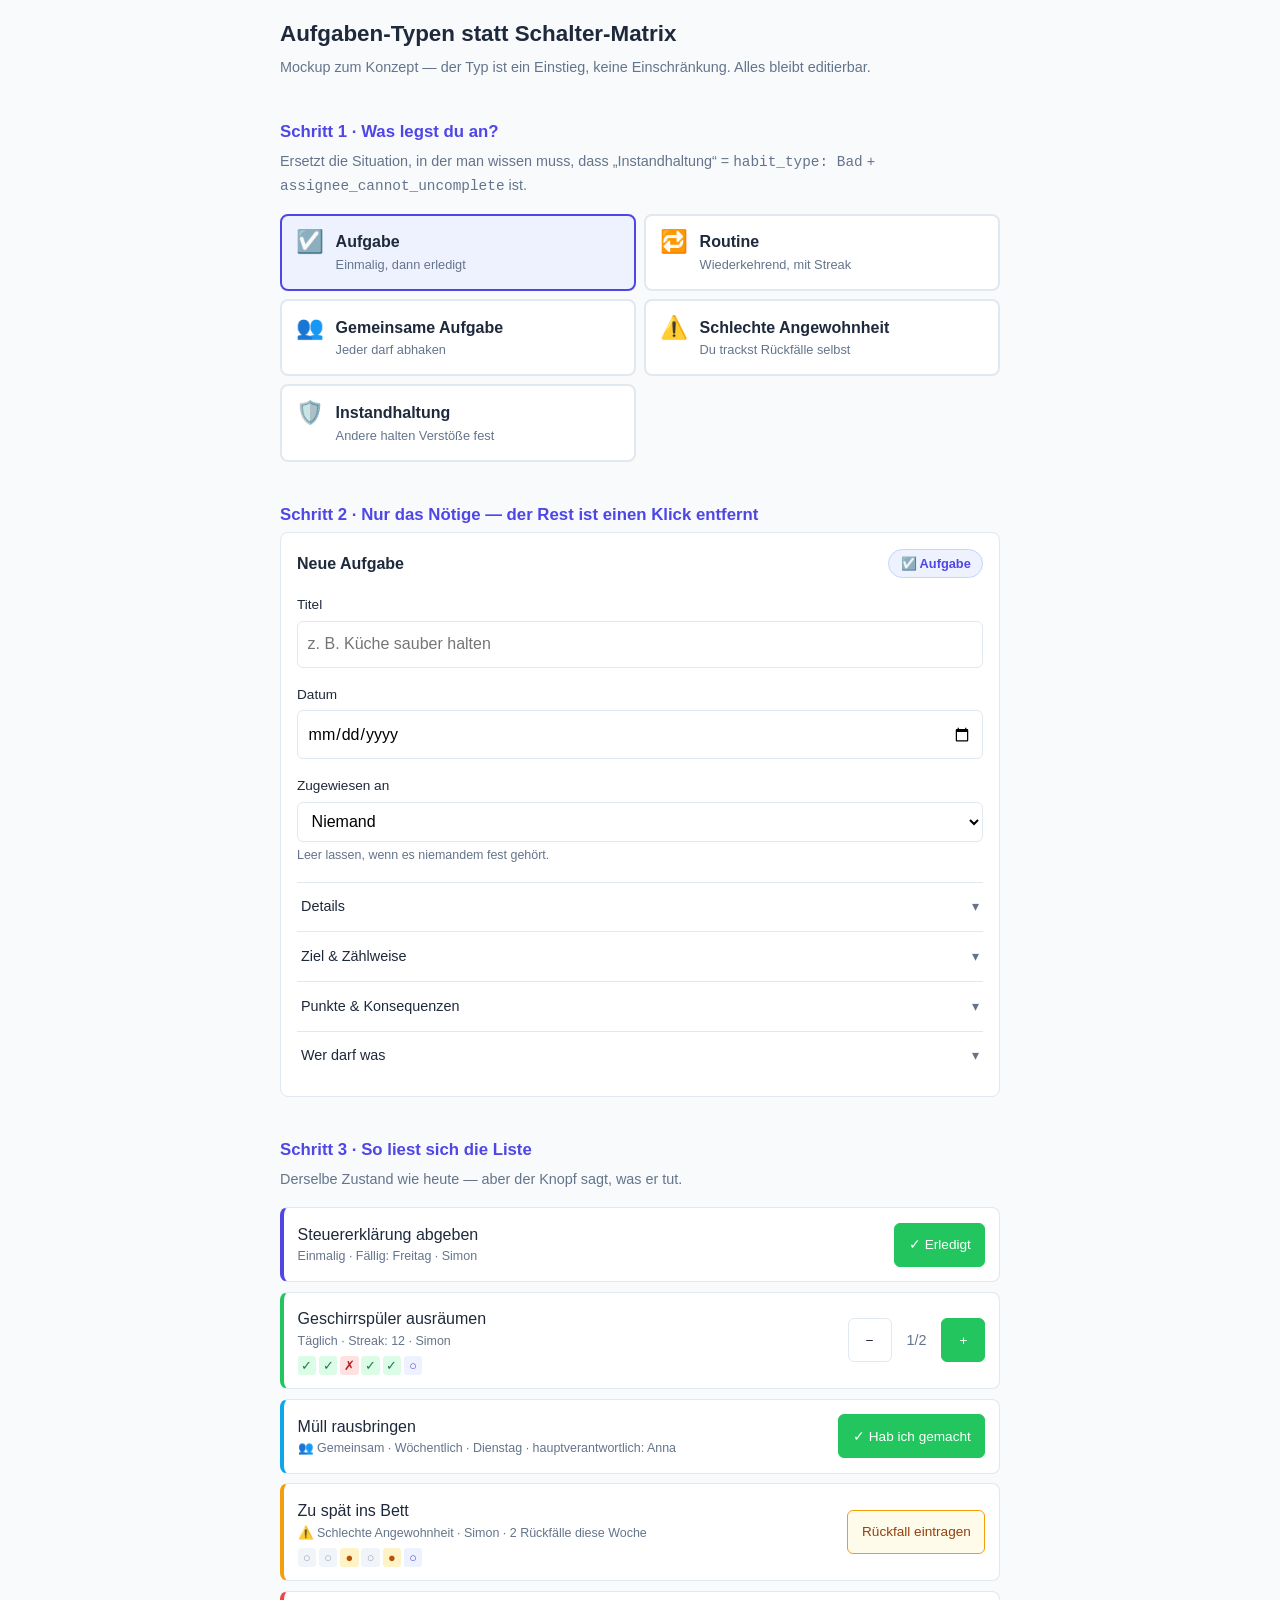
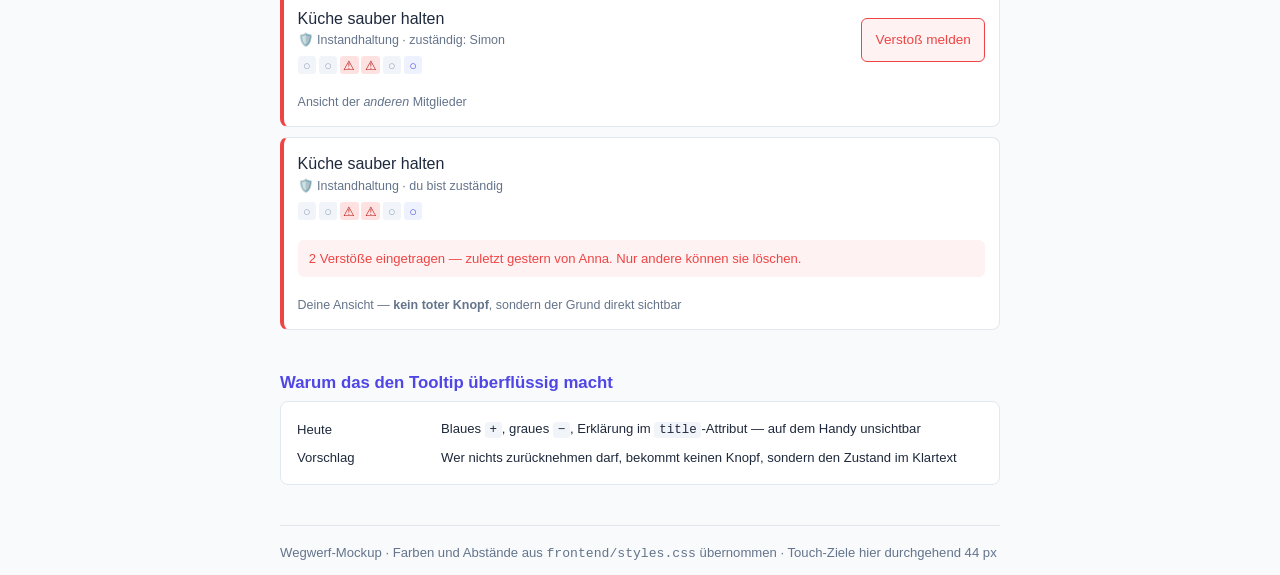
<file: .planning/quick/260727-b9u-welle-1b-task-formular-nach-archetypen-u/260727-b9u-MOCKUP.html>
<!DOCTYPE html>
<html lang="de">
<head>
<meta charset="UTF-8">
<meta name="viewport" content="width=device-width, initial-scale=1.0">
<title>Aufgaben-Typen — Mockup</title>
<style>
* { box-sizing: border-box; margin: 0; padding: 0; }
:root {
  --primary: #4f46e5; --primary-hover: #4338ca;
  --success: #22c55e; --danger: #ef4444; --warning: #f59e0b;
  --bg: #f8fafc; --card: #ffffff; --text: #1e293b; --muted: #64748b; --border: #e2e8f0;
}
body {
  font-family: -apple-system, BlinkMacSystemFont, 'Segoe UI', Roboto, sans-serif;
  background: var(--bg); color: var(--text); line-height: 1.6; padding: 1rem;
}
.wrap { max-width: 720px; margin: 0 auto; }
h1 { font-size: 1.4rem; margin-bottom: .25rem; }
h2 { font-size: 1.05rem; margin: 2.5rem 0 .25rem; color: var(--primary); }
.lead { color: var(--muted); font-size: .9rem; margin-bottom: 1rem; }
.card { background: var(--card); border: 1px solid var(--border); border-radius: .5rem; padding: 1rem; }

/* ---- Schritt 1: Typ-Wähler ---- */
.types { display: grid; gap: .5rem; }
@media (min-width: 600px) { .types { grid-template-columns: 1fr 1fr; } }
.type {
  display: flex; gap: .75rem; align-items: flex-start; text-align: left;
  background: var(--card); border: 2px solid var(--border); border-radius: .5rem;
  padding: .85rem; cursor: pointer; font: inherit; color: inherit; width: 100%;
  transition: border-color .15s, background .15s;
}
.type:hover { border-color: #c7d2fe; }
.type[aria-pressed="true"] { border-color: var(--primary); background: #eef2ff; }
.type .ic { font-size: 1.4rem; line-height: 1.2; flex-shrink: 0; }
.type .nm { font-weight: 600; display: block; }
.type .ds { font-size: .8rem; color: var(--muted); display: block; }

/* ---- Schritt 2: Formular ---- */
.chip {
  display: inline-flex; align-items: center; gap: .4rem;
  background: #eef2ff; color: var(--primary); border: 1px solid #c7d2fe;
  border-radius: 999px; padding: .2rem .7rem; font-size: .8rem; font-weight: 600;
}
.chip.changed { background: #fef3c7; color: #92400e; border-color: #fde68a; }
.fg { margin-bottom: 1rem; }
label.fl { display: block; font-size: .85rem; font-weight: 500; margin-bottom: .3rem; }
label.fl .req { color: var(--danger); }
input[type=text], input[type=date], input[type=time], input[type=number], select {
  width: 100%; padding: .6rem; border: 1px solid var(--border);
  border-radius: .375rem; font: inherit; background: #fff;
}
.hint { font-size: .78rem; color: var(--muted); margin-top: .25rem; display: block; }
.checkline { display: flex; gap: .5rem; align-items: flex-start; margin-bottom: .5rem; }
.checkline input { margin-top: .35rem; }
.note {
  display: flex; gap: .6rem; background: #fef2f2; border-left: 3px solid var(--danger);
  padding: .7rem .85rem; border-radius: .25rem; font-size: .84rem; margin-bottom: 1rem;
}
.note.info { background: #eff6ff; border-left-color: var(--primary); }

details.grp { border-top: 1px solid var(--border); }
details.grp summary {
  cursor: pointer; padding: .8rem .25rem; font-weight: 500; font-size: .9rem;
  list-style: none; display: flex; justify-content: space-between; align-items: center;
}
details.grp summary::-webkit-details-marker { display: none; }
details.grp summary::after { content: "▾"; color: var(--muted); transition: transform .2s; }
details.grp[open] summary::after { transform: rotate(180deg); }
details.grp .body { padding: .25rem .25rem 1rem; }
.badge-dot { background: var(--warning); color:#fff; border-radius:999px; font-size:.68rem; padding:.05rem .45rem; margin-left:.4rem; }

/* ---- Schritt 3: Karten ---- */
.task {
  display: flex; align-items: center; gap: .75rem; flex-wrap: wrap;
  background: var(--card); border: 1px solid var(--border);
  border-left: 4px solid var(--border); border-radius: .5rem;
  padding: .85rem; margin-bottom: .6rem;
}
.task.t-oneoff  { border-left-color: var(--primary); }
.task.t-routine { border-left-color: var(--success); }
.task.t-shared  { border-left-color: #0ea5e9; }
.task.t-bad     { border-left-color: var(--warning); }
.task.t-maint   { border-left-color: var(--danger); }
.task .body { flex: 1; min-width: 55%; }
.task .ttl { font-weight: 500; }
.task .meta { font-size: .78rem; color: var(--muted); }
.task .acts { display: flex; gap: .4rem; align-items: center; margin-left: auto; }
.btn {
  border: 1px solid var(--border); background: #fff; color: var(--text);
  border-radius: .375rem; padding: .55rem .85rem; font: inherit; font-size: .85rem;
  cursor: pointer; min-height: 44px; min-width: 44px;
}
.btn.primary { background: var(--success); border-color: var(--success); color: #fff; font-weight: 500; }
.btn.warn { border-color: var(--warning); color: #92400e; background: #fffbeb; }
.btn.danger { border-color: var(--danger); color: var(--danger); background: #fef2f2; font-weight: 500; }
.counter { display: flex; align-items: center; gap: .35rem; }
.counter .n { min-width: 2.4rem; text-align: center; font-size: .9rem; color: var(--muted); }
.status {
  font-size: .82rem; color: var(--danger); background: #fef2f2;
  padding: .5rem .7rem; border-radius: .375rem; width: 100%; margin-top: .5rem;
}
.track { display: flex; gap: .18rem; margin-top: .3rem; font-size: .8rem; }
.track span { width: 1.15rem; height: 1.15rem; display: grid; place-items: center; border-radius: .2rem; }
.ok   { background: #dcfce7; color: #15803d; }
.miss { background: #fee2e2; color: #b91c1c; }
.none { background: #f1f5f9; color: #94a3b8; }
.warnc{ background: #fef3c7; color: #b45309; }
.now  { background: #eef2ff; color: var(--primary); }
.cmp { display:grid; gap:.4rem; font-size:.82rem; }
.cmp .row { display:grid; grid-template-columns: 8.5rem 1fr; gap:.5rem; align-items:center; }
.cmp code { background:#f1f5f9; padding:.05rem .3rem; border-radius:.2rem; font-size:.78rem; }
.foot { margin-top: 2.5rem; padding-top: 1rem; border-top: 1px solid var(--border); color: var(--muted); font-size: .82rem; }
</style>
</head>
<body>
<div class="wrap">

<h1>Aufgaben-Typen statt Schalter-Matrix</h1>
<p class="lead">Mockup zum Konzept — der Typ ist ein Einstieg, keine Einschränkung. Alles bleibt editierbar.</p>

<h2>Schritt 1 · Was legst du an?</h2>
<p class="lead">Ersetzt die Situation, in der man wissen muss, dass „Instandhaltung“ = <code>habit_type: Bad</code> + <code>assignee_cannot_uncomplete</code> ist.</p>
<div class="types" id="types">
  <button class="type" aria-pressed="true" data-t="oneoff">
    <span class="ic">☑️</span><span><span class="nm">Aufgabe</span><span class="ds">Einmalig, dann erledigt</span></span>
  </button>
  <button class="type" aria-pressed="false" data-t="routine">
    <span class="ic">🔁</span><span><span class="nm">Routine</span><span class="ds">Wiederkehrend, mit Streak</span></span>
  </button>
  <button class="type" aria-pressed="false" data-t="shared">
    <span class="ic">👥</span><span><span class="nm">Gemeinsame Aufgabe</span><span class="ds">Jeder darf abhaken</span></span>
  </button>
  <button class="type" aria-pressed="false" data-t="bad">
    <span class="ic">⚠️</span><span><span class="nm">Schlechte Angewohnheit</span><span class="ds">Du trackst Rückfälle selbst</span></span>
  </button>
  <button class="type" aria-pressed="false" data-t="maint">
    <span class="ic">🛡️</span><span><span class="nm">Instandhaltung</span><span class="ds">Andere halten Verstöße fest</span></span>
  </button>
</div>

<h2>Schritt 2 · Nur das Nötige — der Rest ist einen Klick entfernt</h2>
<div class="card">
  <div style="display:flex;justify-content:space-between;align-items:center;margin-bottom:1rem;gap:.5rem;flex-wrap:wrap">
    <strong id="formTitle">Neue Aufgabe</strong>
    <span class="chip" id="chip">☑️ Aufgabe</span>
  </div>

  <div id="noteBox"></div>

  <div class="fg">
    <label class="fl" for="f-title">Titel</label>
    <input type="text" id="f-title" placeholder="z. B. Küche sauber halten">
  </div>

  <div id="baseFields"></div>

  <details class="grp"><summary>Details</summary><div class="body">
    <div class="fg"><label class="fl">Beschreibung</label><input type="text" placeholder="optional"></div>
    <div class="fg"><label class="fl">Kategorie</label><select><option>Keine</option><option>Küche</option><option>Bad</option></select></div>
    <div class="fg"><label class="fl">Fällig um</label><input type="time" value="20:00"><span class="hint">Leer = Ende des Tages</span></div>
    <div class="checkline"><input type="checkbox" id="d1"><label for="d1">Auf meinem Dashboard anzeigen</label></div>
  </div></details>

  <details class="grp"><summary>Ziel &amp; Zählweise</summary><div class="body">
    <div class="fg"><label class="fl">Wie oft pro Zeitraum?</label><input type="number" value="1" min="1"></div>
    <div class="checkline"><input type="checkbox" id="d2" checked><label for="d2">Mehr als das Ziel erlauben</label></div>
    <div class="fg"><label class="fl">Gewohnheitstyp</label>
      <select id="s-habit"><option value="good">Gute Gewohnheit</option><option value="bad">Schlechte Gewohnheit</option></select>
      <span class="hint">Bei schlechten Gewohnheiten sind Belohnung und Strafe vertauscht.</span></div>
  </div></details>

  <details class="grp" id="grpPoints"><summary>Punkte &amp; Konsequenzen</summary><div class="body">
    <div class="fg"><label class="fl">Punkte bei Erfolg</label><input type="number" value="5"></div>
    <div class="fg"><label class="fl">Punkte bei Verfehlen</label><input type="number" value="-3"></div>
    <span class="hint">Verknüpfte Belohnungen und Bestrafungen erscheinen hier nur, wenn sie im Haushalt aktiviert sind — wie bei den Tabs.</span>
  </div></details>

  <details class="grp" id="grpRules"><summary>Wer darf was<span id="rulesDot"></span></summary><div class="body">
    <div class="checkline"><input type="checkbox" id="s-anyone"><label for="s-anyone">Alle dürfen abhaken<span class="hint">Jedes Mitglied kann eintragen und wieder löschen.</span></label></div>
    <div class="checkline"><input type="checkbox" id="s-nouncomp"><label for="s-nouncomp">Zuständige Person darf nicht zurücknehmen<span class="hint">Andere tragen ein — die zuständige Person kann es nicht selbst löschen.</span></label></div>
    <div class="checkline"><input type="checkbox" id="d3"><label for="d3">Erledigung muss bestätigt werden</label></div>
    <div class="note info" style="margin:.75rem 0 0"><span>💡</span><div>Änderst du hier etwas, ändert sich der Typ oben mit. Nichts ist gesperrt — der Typ ist nur ein Startpunkt.</div></div>
  </div></details>
</div>

<h2>Schritt 3 · So liest sich die Liste</h2>
<p class="lead">Derselbe Zustand wie heute — aber der Knopf sagt, was er tut.</p>

<div class="task t-oneoff">
  <div class="body"><div class="ttl">Steuererklärung abgeben</div><div class="meta">Einmalig · Fällig: Freitag · Simon</div></div>
  <div class="acts"><button class="btn primary">✓ Erledigt</button></div>
</div>

<div class="task t-routine">
  <div class="body"><div class="ttl">Geschirrspüler ausräumen</div><div class="meta">Täglich · Streak: 12 · Simon</div>
    <div class="track"><span class="ok">✓</span><span class="ok">✓</span><span class="miss">✗</span><span class="ok">✓</span><span class="ok">✓</span><span class="now">○</span></div></div>
  <div class="acts"><div class="counter"><button class="btn">−</button><span class="n">1/2</span><button class="btn primary">+</button></div></div>
</div>

<div class="task t-shared">
  <div class="body"><div class="ttl">Müll rausbringen</div><div class="meta">👥 Gemeinsam · Wöchentlich · Dienstag · hauptverantwortlich: Anna</div></div>
  <div class="acts"><button class="btn primary">✓ Hab ich gemacht</button></div>
</div>

<div class="task t-bad">
  <div class="body"><div class="ttl">Zu spät ins Bett</div><div class="meta">⚠️ Schlechte Angewohnheit · Simon · 2 Rückfälle diese Woche</div>
    <div class="track"><span class="none">○</span><span class="none">○</span><span class="warnc">●</span><span class="none">○</span><span class="warnc">●</span><span class="now">○</span></div></div>
  <div class="acts"><button class="btn warn">Rückfall eintragen</button></div>
</div>

<div class="task t-maint">
  <div class="body"><div class="ttl">Küche sauber halten</div><div class="meta">🛡️ Instandhaltung · zuständig: Simon</div>
    <div class="track"><span class="none">○</span><span class="none">○</span><span class="miss">⚠</span><span class="miss">⚠</span><span class="none">○</span><span class="now">○</span></div></div>
  <div class="acts"><button class="btn danger">Verstoß melden</button></div>
  <div class="meta" style="width:100%;margin-top:.4rem">Ansicht der <em>anderen</em> Mitglieder</div>
</div>

<div class="task t-maint">
  <div class="body"><div class="ttl">Küche sauber halten</div><div class="meta">🛡️ Instandhaltung · du bist zuständig</div>
    <div class="track"><span class="none">○</span><span class="none">○</span><span class="miss">⚠</span><span class="miss">⚠</span><span class="none">○</span><span class="now">○</span></div></div>
  <div class="status">2 Verstöße eingetragen — zuletzt gestern von Anna. Nur andere können sie löschen.</div>
  <div class="meta" style="width:100%;margin-top:.4rem">Deine Ansicht — <strong>kein toter Knopf</strong>, sondern der Grund direkt sichtbar</div>
</div>

<h2>Warum das den Tooltip überflüssig macht</h2>
<div class="card cmp">
  <div class="row"><span>Heute</span><div>Blaues <code>+</code>, graues <code>−</code>, Erklärung im <code>title</code>-Attribut — auf dem Handy unsichtbar</div></div>
  <div class="row"><span>Vorschlag</span><div>Wer nichts zurücknehmen darf, bekommt keinen Knopf, sondern den Zustand im Klartext</div></div>
</div>

<p class="foot">Wegwerf-Mockup · Farben und Abstände aus <code>frontend/styles.css</code> übernommen · Touch-Ziele hier durchgehend 44&nbsp;px</p>

</div>

<script>
// Die Zuweisung ist in JEDEM Typ das letzte Basisfeld — nur Label, Pflicht und
// Vorbelegung unterscheiden sich. Ein Feld, das mal da ist und mal nicht, findet niemand.
const PRESETS = {
  oneoff: { icon:"☑️", name:"Aufgabe", title:"Neue Aufgabe",
    base:["date"], habit:"good", anyone:false, nouncomp:false, note:null,
    assign:{ label:"Zugewiesen an", req:false, def:"", hint:"Leer lassen, wenn es niemandem fest gehört." } },
  routine:{ icon:"🔁", name:"Routine", title:"Neue Routine",
    base:["rec"], habit:"good", anyone:false, nouncomp:false, note:null,
    assign:{ label:"Zugewiesen an", req:false, def:"", hint:"Nur diese Person kann abhaken — es sei denn, du öffnest das unter „Wer darf was“." } },
  shared: { icon:"👥", name:"Gemeinsame Aufgabe", title:"Neue gemeinsame Aufgabe",
    base:["rec"], habit:"good", anyone:true, nouncomp:false,
    note:["info","👥","Jedes Haushaltsmitglied darf eintragen und wieder löschen."],
    assign:{ label:"Hauptverantwortlich", req:false, def:"", hint:"Optional. Abhaken dürfen trotzdem alle — die Zuweisung steuert nur Anzeige und den Filter „nur meine“." } },
  bad:    { icon:"⚠️", name:"Schlechte Angewohnheit", title:"Neue schlechte Angewohnheit",
    base:["rec"], habit:"bad", anyone:false, nouncomp:false,
    note:["info","⚠️","Rückfälle werden selbst eingetragen. Belohnung und Strafe sind vertauscht: Vermeiden bringt Punkte."],
    assign:{ label:"Wer trackt das?", req:false, def:"Simon", hint:"Vorbelegt mit dir — kann aber auch für jemand anderen im Haushalt laufen." } },
  maint:  { icon:"🛡️", name:"Instandhaltung", title:"Neue Instandhaltung",
    base:["rec"], habit:"bad", anyone:false, nouncomp:true,
    note:["danger","🛡️","Andere Mitglieder halten Verstöße fest. Die zuständige Person kann sie <strong>nicht selbst löschen</strong> — deshalb ist die Zuweisung hier Pflicht."],
    assign:{ label:"Zuständige Person", req:true, def:"Simon", hint:"Pflichtfeld — ohne zuständige Person greift die Sperre nicht." } },
};

const FIELDS = {
  date: `<div class="fg"><label class="fl">Datum</label><input type="date"></div>`,
  rec:  `<div class="fg"><label class="fl">Wiederholung</label><select><option>Täglich</option><option>Wöchentlich</option><option>Monatlich</option><option>Bestimmte Wochentage</option></select></div>`,
};

function assignField(a) {
  const people = ["Simon", "Anna", "Lea"];
  const empty = a.req
    ? `<option value="">Bitte wählen …</option>`
    : `<option value=""${a.def ? "" : " selected"}>Niemand</option>`;
  return `<div class="fg">
    <label class="fl">${a.label}${a.req ? ' <span class="req">*</span>' : ""}</label>
    <select>${empty}${people.map(p => `<option${p === a.def ? " selected" : ""}>${p}</option>`).join("")}</select>
    <span class="hint">${a.hint}</span>
  </div>`;
}

const $ = s => document.querySelector(s);
let current = "oneoff";

function render(t) {
  const p = PRESETS[t];
  $("#formTitle").textContent = p.title;
  // Zuweisung immer als letztes Basisfeld — gleiche Position bei jedem Typ
  $("#baseFields").innerHTML = p.base.map(k => FIELDS[k]).join("") + assignField(p.assign);
  $("#noteBox").innerHTML = p.note
    ? `<div class="note ${p.note[0]}"><span>${p.note[1]}</span><div>${p.note[2]}</div></div>` : "";
  $("#s-habit").value = p.habit;
  $("#s-anyone").checked = p.anyone;
  $("#s-nouncomp").checked = p.nouncomp;
  // Gruppe aufgeklappt starten, wenn der Typ dort etwas vom Standard abweichen lässt
  $("#grpRules").open = p.anyone || p.nouncomp;
  syncChip();
}

// Typ aus den Schaltern zurückrechnen — dieselbe Logik wie Task::archetype()
function derive() {
  const habit = $("#s-habit").value, anyone = $("#s-anyone").checked, nouncomp = $("#s-nouncomp").checked;
  if (habit === "bad" && nouncomp) return "maint";
  if (habit === "bad") return "bad";
  if (anyone) return "shared";
  return current === "oneoff" ? "oneoff" : "routine";
}

function syncChip() {
  const d = derive(), p = PRESETS[d];
  const chip = $("#chip");
  chip.textContent = `${p.icon} ${p.name}`;
  const drifted = d !== current;
  chip.classList.toggle("changed", drifted);
  $("#rulesDot").innerHTML = drifted ? '<span class="badge-dot">geändert</span>' : "";
}

document.querySelectorAll(".type").forEach(b => b.addEventListener("click", () => {
  document.querySelectorAll(".type").forEach(x => x.setAttribute("aria-pressed", "false"));
  b.setAttribute("aria-pressed", "true");
  current = b.dataset.t;
  render(current);
}));
["#s-habit", "#s-anyone", "#s-nouncomp"].forEach(s => $(s).addEventListener("change", syncChip));

render(current);
</script>
</body>
</html>
</file>
